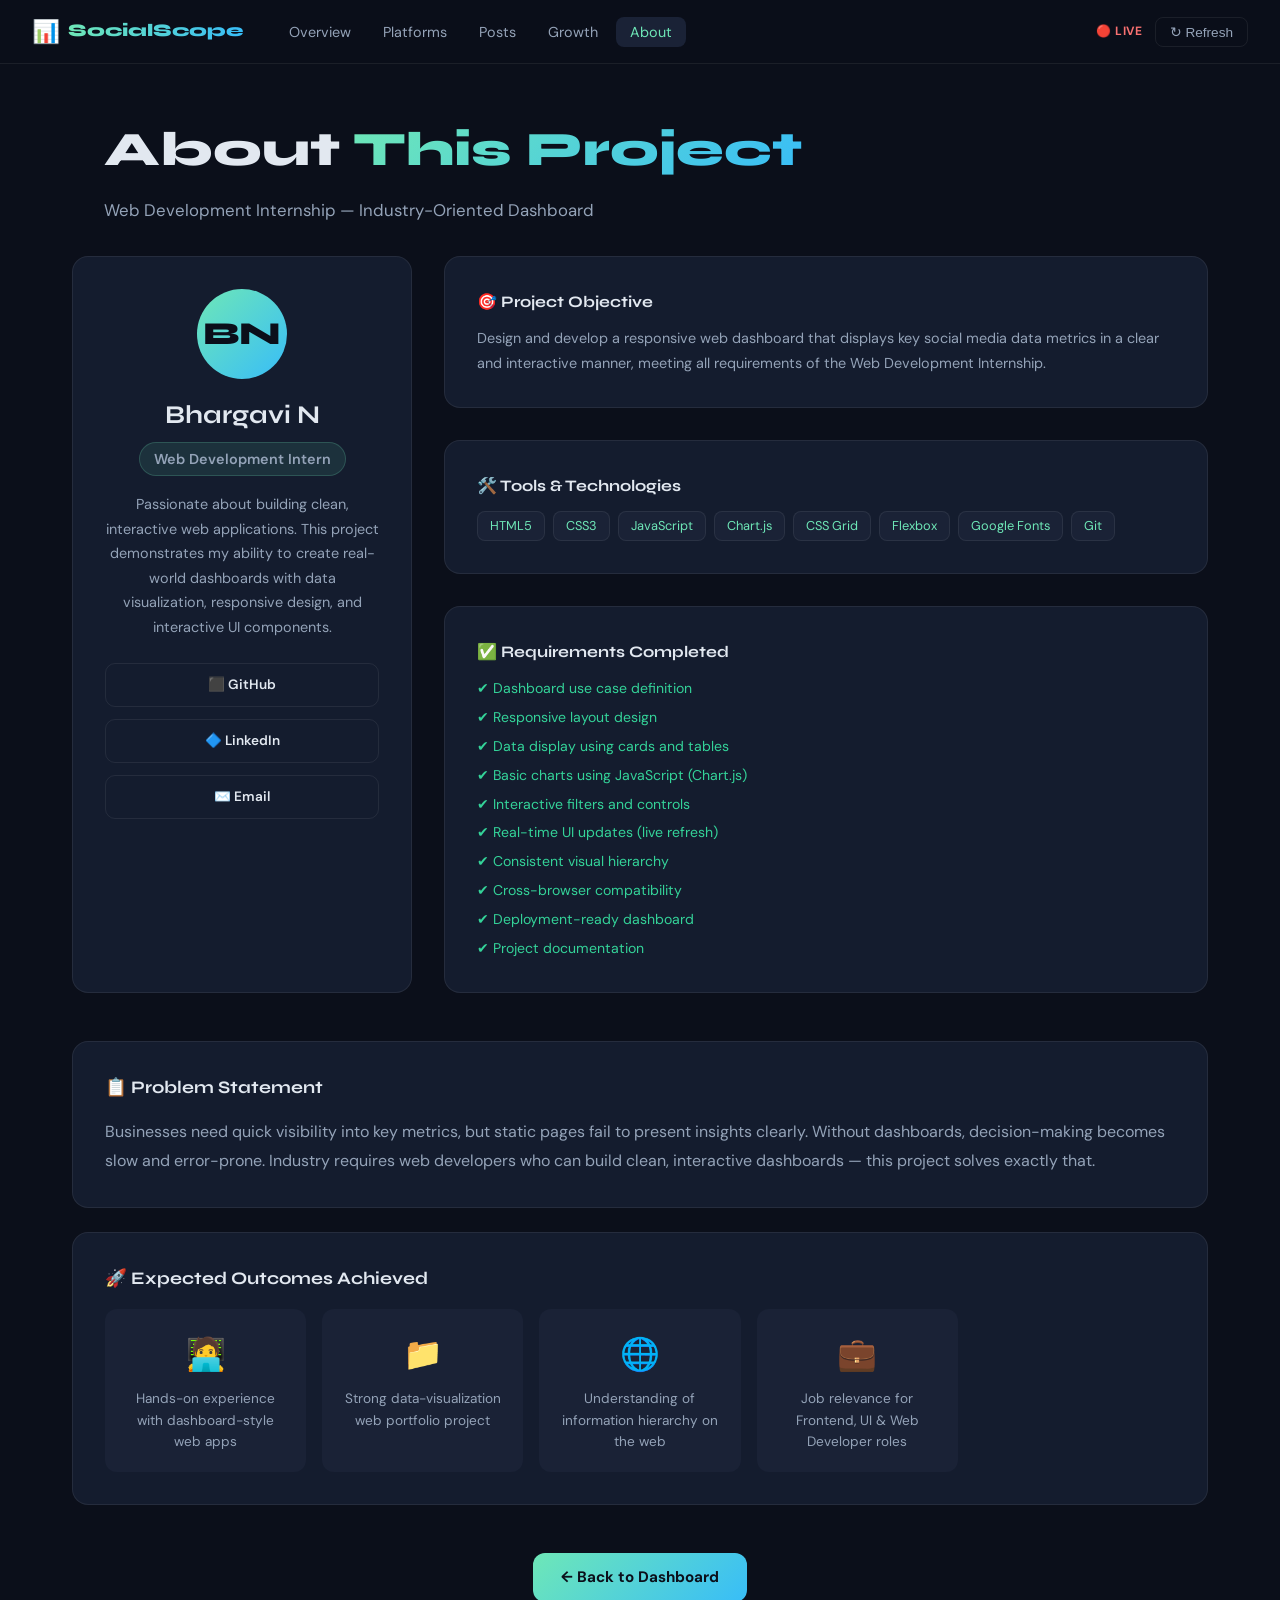
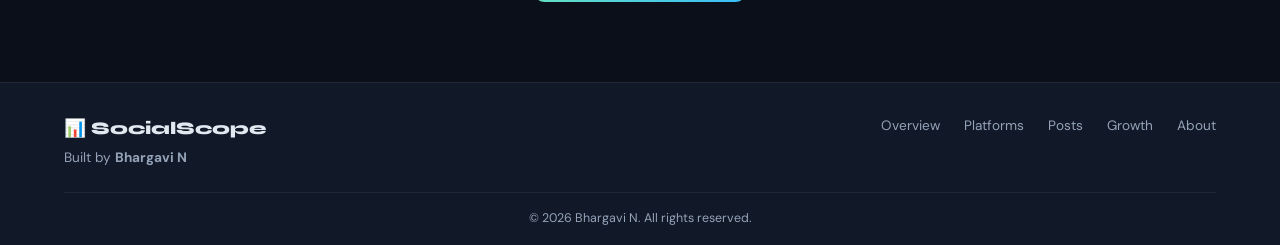
<file: about.html>
<!DOCTYPE html>
<html lang="en">
<head>
  <meta charset="UTF-8"/>
  <meta name="viewport" content="width=device-width, initial-scale=1.0"/>
  <title>About | SocialScope – Bhargavi N</title>
  <link rel="stylesheet" href="style.css"/>
  <link href="https://fonts.googleapis.com/css2?family=Syne:wght@400;600;700;800&family=DM+Sans:wght@300;400;500&display=swap" rel="stylesheet"/>
</head>
<body>

<nav class="navbar">
  <div class="nav-brand">
    <a href="index.html" style="text-decoration:none;display:flex;align-items:center;gap:8px;color:inherit;">
      <span class="brand-icon">📊</span>
      <span class="brand-name">SocialScope</span>
    </a>
  </div>
  <ul class="nav-links">
    <li><a href="index.html" class="nav-link">Overview</a></li>
    <li><a href="platforms.html" class="nav-link">Platforms</a></li>
    <li><a href="posts.html" class="nav-link">Posts</a></li>
    <li><a href="growth.html" class="nav-link">Growth</a></li>
    <li><a href="about.html" class="nav-link active">About</a></li>
  </ul>
  <div class="nav-right">
    <span class="live-badge">🔴 LIVE</span>
    <button class="btn-refresh" onclick="refreshData()">↻ Refresh</button>
    <button class="hamburger" onclick="toggleMenu()">☰</button>
  </div>
</nav>
<div class="mobile-menu" id="mobileMenu">
  <a href="index.html" onclick="toggleMenu()">Overview</a>
  <a href="platforms.html" onclick="toggleMenu()">Platforms</a>
  <a href="posts.html" onclick="toggleMenu()">Posts</a>
  <a href="growth.html" onclick="toggleMenu()">Growth</a>
  <a href="about.html" onclick="toggleMenu()">About</a>
</div>

<div class="page-hero">
  <h1>About <span class="accent">This Project</span></h1>
  <p>Web Development Internship — Industry-Oriented Dashboard</p>
</div>

<section class="about-section">

  <div class="about-grid">
    <div class="about-card profile-card">
      <div class="avatar">BN</div>
      <h2>Bhargavi N</h2>
      <p class="role-tag">Web Development Intern</p>
      <p class="about-bio">Passionate about building clean, interactive web applications. This project demonstrates my ability to create real-world dashboards with data visualization, responsive design, and interactive UI components.</p>
      <div class="social-links">
        <a href="https://github.com" target="_blank" class="social-btn github">⬛ GitHub</a>
        <a href="https://linkedin.com" target="_blank" class="social-btn linkedin">🔷 LinkedIn</a>
        <a href="mailto:bhargavi@email.com" class="social-btn email">✉️ Email</a>
      </div>
    </div>

    <div class="about-details">
      <div class="about-card">
        <h3>🎯 Project Objective</h3>
        <p>Design and develop a responsive web dashboard that displays key social media data metrics in a clear and interactive manner, meeting all requirements of the Web Development Internship.</p>
      </div>
      <div class="about-card">
        <h3>🛠️ Tools & Technologies</h3>
        <div class="tech-tags">
          <span class="tech-tag">HTML5</span>
          <span class="tech-tag">CSS3</span>
          <span class="tech-tag">JavaScript</span>
          <span class="tech-tag">Chart.js</span>
          <span class="tech-tag">CSS Grid</span>
          <span class="tech-tag">Flexbox</span>
          <span class="tech-tag">Google Fonts</span>
          <span class="tech-tag">Git</span>
        </div>
      </div>
      <div class="about-card">
        <h3>✅ Requirements Completed</h3>
        <ul class="req-list">
          <li class="done">✔ Dashboard use case definition</li>
          <li class="done">✔ Responsive layout design</li>
          <li class="done">✔ Data display using cards and tables</li>
          <li class="done">✔ Basic charts using JavaScript (Chart.js)</li>
          <li class="done">✔ Interactive filters and controls</li>
          <li class="done">✔ Real-time UI updates (live refresh)</li>
          <li class="done">✔ Consistent visual hierarchy</li>
          <li class="done">✔ Cross-browser compatibility</li>
          <li class="done">✔ Deployment-ready dashboard</li>
          <li class="done">✔ Project documentation</li>
        </ul>
      </div>
    </div>
  </div>

  <div class="problem-statement">
    <h3>📋 Problem Statement</h3>
    <p>Businesses need quick visibility into key metrics, but static pages fail to present insights clearly. Without dashboards, decision-making becomes slow and error-prone. Industry requires web developers who can build clean, interactive dashboards — this project solves exactly that.</p>
  </div>

  <div class="expected-outcome">
    <h3>🚀 Expected Outcomes Achieved</h3>
    <div class="outcome-grid">
      <div class="outcome-card">
        <span>🧑‍💻</span>
        <p>Hands-on experience with dashboard-style web apps</p>
      </div>
      <div class="outcome-card">
        <span>📁</span>
        <p>Strong data-visualization web portfolio project</p>
      </div>
      <div class="outcome-card">
        <span>🌐</span>
        <p>Understanding of information hierarchy on the web</p>
      </div>
      <div class="outcome-card">
        <span>💼</span>
        <p>Job relevance for Frontend, UI & Web Developer roles</p>
      </div>
    </div>
  </div>

  <div style="text-align:center;margin-top:3rem;">
    <a href="index.html" class="btn-primary">← Back to Dashboard</a>
  </div>

</section>

<footer class="footer">
  <div class="footer-inner">
    <div>
      <p class="footer-brand">📊 SocialScope</p>
      <p class="footer-sub">Built by <strong>Bhargavi N</strong></p>
    </div>
    <div class="footer-links">
      <a href="index.html">Overview</a>
      <a href="platforms.html">Platforms</a>
      <a href="posts.html">Posts</a>
      <a href="growth.html">Growth</a>
      <a href="about.html">About</a>
    </div>
  </div>
  <p class="footer-copy">© 2026 Bhargavi N. All rights reserved.</p>
</footer>

<script src="main.js"></script>
</body>
</html>
</file>
<file: style.css>
/* ===== RESET & BASE ===== */
*, *::before, *::after { margin:0; padding:0; box-sizing:border-box; }
:root {
  --bg: #0b0f1a;
  --bg2: #111827;
  --bg3: #1a2236;
  --card: #141c2e;
  --accent: #6ee7b7;
  --accent2: #38bdf8;
  --pink: #f472b6;
  --text: #e2e8f0;
  --muted: #94a3b8;
  --border: rgba(255,255,255,0.07);
  --insta: #c13584;
  --yt: #ff0000;
  --tw: #1da1f2;
  --radius: 16px;
  --shadow: 0 4px 32px rgba(0,0,0,0.4);
}
body { font-family:'DM Sans',sans-serif; background:var(--bg); color:var(--text); line-height:1.6; min-height:100vh; }
a { color:inherit; text-decoration:none; }
h1,h2,h3 { font-family:'Syne',sans-serif; }

/* ===== SCROLLBAR ===== */
::-webkit-scrollbar { width:6px; } ::-webkit-scrollbar-track { background:var(--bg2); } ::-webkit-scrollbar-thumb { background:var(--accent); border-radius:3px; }

/* ===== NAVBAR ===== */
.navbar {
  position:sticky; top:0; z-index:100;
  display:flex; align-items:center; gap:1rem;
  background:rgba(11,15,26,0.92); backdrop-filter:blur(16px);
  border-bottom:1px solid var(--border);
  padding:0 2rem; height:64px;
}
.nav-brand { display:flex; align-items:center; gap:8px; margin-right:1rem; }
.brand-icon { font-size:1.4rem; }
.brand-name { font-family:'Syne',sans-serif; font-weight:800; font-size:1.1rem; background:linear-gradient(90deg,var(--accent),var(--accent2)); -webkit-background-clip:text; -webkit-text-fill-color:transparent; }
.nav-links { display:flex; list-style:none; gap:0.25rem; flex:1; }
.nav-link { padding:6px 14px; border-radius:8px; font-size:0.9rem; color:var(--muted); transition:all 0.2s; }
.nav-link:hover, .nav-link.active { background:var(--bg3); color:var(--text); }
.nav-link.active { color:var(--accent); }
.nav-right { display:flex; align-items:center; gap:0.75rem; margin-left:auto; }
.live-badge { font-size:0.75rem; font-weight:700; letter-spacing:0.05em; color:#f87171; animation:pulse 1.5s infinite; }
@keyframes pulse { 0%,100%{opacity:1} 50%{opacity:0.5} }
.btn-refresh { background:transparent; border:1px solid var(--border); color:var(--muted); padding:6px 14px; border-radius:8px; cursor:pointer; font-size:0.85rem; transition:all 0.2s; }
.btn-refresh:hover { border-color:var(--accent); color:var(--accent); }
.hamburger { display:none; background:none; border:none; color:var(--text); font-size:1.4rem; cursor:pointer; }

/* MOBILE MENU */
.mobile-menu { display:none; flex-direction:column; background:var(--bg2); border-bottom:1px solid var(--border); padding:1rem 2rem; gap:0.5rem; }
.mobile-menu a { padding:10px 0; border-bottom:1px solid var(--border); color:var(--muted); }
.mobile-menu a:hover { color:var(--accent); }
.mobile-menu.open { display:flex; }

@media(max-width:768px){
  .nav-links { display:none; }
  .hamburger { display:block; }
  .navbar { padding:0 1rem; }
}

/* ===== BUTTONS ===== */
.btn-primary {
  display:inline-block; padding:12px 28px; border-radius:12px;
  background:linear-gradient(135deg,var(--accent),var(--accent2));
  color:#0b0f1a; font-weight:700; font-size:0.95rem;
  transition:transform 0.2s,box-shadow 0.2s; cursor:pointer;
}
.btn-primary:hover { transform:translateY(-2px); box-shadow:0 8px 24px rgba(110,231,183,0.3); }
.btn-primary.small { padding:8px 16px; font-size:0.82rem; border-radius:8px; }
.btn-outline {
  display:inline-block; padding:12px 28px; border-radius:12px;
  border:1.5px solid var(--border); color:var(--text); font-weight:500;
  transition:all 0.2s; cursor:pointer;
}
.btn-outline:hover { border-color:var(--accent); color:var(--accent); }
.btn-outline.small { padding:8px 16px; font-size:0.82rem; border-radius:8px; }

/* ===== HERO ===== */
.hero {
  display:grid; grid-template-columns:1fr 1fr; gap:3rem; align-items:center;
  padding:5rem 4rem 4rem; max-width:1200px; margin:0 auto;
}
.hero-sub { font-size:0.85rem; font-weight:600; letter-spacing:0.1em; text-transform:uppercase; color:var(--accent); margin-bottom:1rem; }
.hero-title { font-size:clamp(2.5rem,5vw,4rem); font-weight:800; line-height:1.1; margin-bottom:1.2rem; }
.accent { background:linear-gradient(135deg,var(--accent),var(--accent2)); -webkit-background-clip:text; -webkit-text-fill-color:transparent; }
.hero-desc { color:var(--muted); font-size:1.05rem; max-width:480px; margin-bottom:2rem; }
.hero-actions { display:flex; gap:1rem; flex-wrap:wrap; }
.hero-visual { position:relative; display:flex; flex-direction:column; gap:1rem; }
.floating-card {
  background:var(--card); border:1px solid var(--border); border-radius:16px;
  padding:1.2rem 1.5rem; display:flex; align-items:center; gap:1rem;
  box-shadow:var(--shadow); animation:float 3s ease-in-out infinite;
}
.fc1 { animation-delay:0s; } .fc2 { animation-delay:0.5s; } .fc3 { animation-delay:1s; }
@keyframes float { 0%,100%{transform:translateY(0)} 50%{transform:translateY(-8px)} }
.floating-card span { font-size:2rem; }
.fc-label { font-size:0.78rem; color:var(--muted); }
.fc-val { font-family:'Syne',sans-serif; font-size:1.4rem; font-weight:800; color:var(--accent); }

@media(max-width:768px){
  .hero { grid-template-columns:1fr; padding:3rem 1.5rem 2rem; }
  .hero-visual { display:none; }
}

/* ===== FILTER BAR ===== */
.filter-section { max-width:1200px; margin:0 auto; padding:0 2rem 2rem; }
.filter-bar {
  display:flex; align-items:center; flex-wrap:wrap; gap:0.75rem;
  background:var(--card); border:1px solid var(--border); border-radius:12px; padding:1rem 1.5rem;
}
.filter-label { font-size:0.85rem; color:var(--muted); font-weight:500; }
.filter-btn {
  padding:6px 16px; border-radius:8px; border:1.5px solid var(--border);
  background:transparent; color:var(--muted); cursor:pointer; font-size:0.85rem;
  transition:all 0.2s; font-family:'DM Sans',sans-serif;
}
.filter-btn:hover { border-color:var(--accent); color:var(--accent); }
.filter-btn.active { background:var(--accent); border-color:var(--accent); color:#0b0f1a; font-weight:700; }
.filter-btn.insta.active { background:var(--insta); border-color:var(--insta); color:#fff; }
.filter-btn.youtube.active { background:var(--yt); border-color:var(--yt); color:#fff; }
.filter-btn.twitter.active { background:var(--tw); border-color:var(--tw); color:#fff; }
.filter-btn.small { padding:4px 12px; font-size:0.78rem; }
.period-select {
  padding:6px 12px; border-radius:8px; background:var(--bg3); border:1.5px solid var(--border);
  color:var(--text); font-size:0.85rem; cursor:pointer; font-family:'DM Sans',sans-serif;
}

/* ===== KPI CARDS ===== */
.kpi-section { max-width:1200px; margin:0 auto; padding:0 2rem 2rem; }
.kpi-grid { display:grid; grid-template-columns:repeat(auto-fill,minmax(240px,1fr)); gap:1rem; }
.kpi-card {
  background:var(--card); border:1px solid var(--border); border-radius:var(--radius);
  padding:1.5rem; display:flex; align-items:center; gap:1rem;
  transition:transform 0.2s,border-color 0.2s; cursor:default;
}
.kpi-card:hover { transform:translateY(-3px); border-color:rgba(110,231,183,0.3); }
.kpi-card.hidden { display:none; }
.kpi-icon { width:52px; height:52px; border-radius:12px; display:flex; align-items:center; justify-content:center; font-size:1.5rem; flex-shrink:0; }
.kpi-label { font-size:0.8rem; color:var(--muted); margin-bottom:4px; }
.kpi-value { font-family:'Syne',sans-serif; font-weight:800; font-size:1.5rem; color:var(--text); }
.kpi-change { font-size:0.78rem; margin-top:4px; }
.kpi-change.positive { color:#34d399; }
.kpi-change.negative { color:#f87171; }

/* ===== CHARTS ===== */
.charts-section { max-width:1200px; margin:0 auto; padding:0 2rem 2rem; }
.charts-grid { display:grid; grid-template-columns:2fr 1fr; gap:1rem; }
@media(max-width:900px){ .charts-grid { grid-template-columns:1fr; } }
.chart-card {
  background:var(--card); border:1px solid var(--border); border-radius:var(--radius);
  padding:1.5rem;
}
.chart-card.wide { grid-column:1/-1; }
.chart-header { display:flex; align-items:center; justify-content:space-between; margin-bottom:1.2rem; flex-wrap:wrap; gap:0.5rem; }
.chart-header h3 { font-family:'Syne',sans-serif; font-size:1rem; font-weight:700; }
.chart-link { font-size:0.82rem; color:var(--accent); }
.chart-link:hover { text-decoration:underline; }

/* ===== POSTS PREVIEW ===== */
.posts-preview { max-width:1200px; margin:0 auto; padding:0 2rem 3rem; }
.section-header { display:flex; align-items:center; justify-content:space-between; margin-bottom:1rem; }
.section-header h2 { font-size:1.3rem; }
.posts-table-wrap { overflow-x:auto; border-radius:var(--radius); border:1px solid var(--border); }
.posts-table { width:100%; border-collapse:collapse; font-size:0.9rem; }
.posts-table thead { background:var(--bg3); }
.posts-table th { padding:12px 16px; text-align:left; color:var(--muted); font-weight:600; font-size:0.8rem; letter-spacing:0.04em; text-transform:uppercase; white-space:nowrap; }
.posts-table td { padding:12px 16px; border-top:1px solid var(--border); }
.posts-table tbody tr:hover { background:var(--bg3); }
.plat-badge { display:inline-block; padding:3px 10px; border-radius:20px; font-size:0.78rem; font-weight:600; white-space:nowrap; }
.plat-badge.insta { background:rgba(193,53,132,0.15); color:#f472b6; }
.plat-badge.yt   { background:rgba(255,0,0,0.12); color:#f87171; }
.plat-badge.tw   { background:rgba(29,161,242,0.12); color:#7dd3fc; }

/* ===== PAGE HERO (inner pages) ===== */
.page-hero { padding:3rem 4rem 2rem; max-width:1200px; margin:0 auto; }
.page-hero h1 { font-size:clamp(2rem,4vw,3rem); font-weight:800; margin-bottom:0.5rem; }
.page-hero p { color:var(--muted); font-size:1.05rem; }
@media(max-width:768px){ .page-hero { padding:2rem 1.5rem 1rem; } }

/* ===== PLATFORMS ===== */
.platform-section { max-width:1200px; margin:0 auto; padding:0 2rem 3rem; display:flex; flex-direction:column; gap:2rem; }
.platform-block { background:var(--card); border:1px solid var(--border); border-radius:var(--radius); padding:2rem; }
.insta-block { border-left:4px solid var(--insta); }
.yt-block   { border-left:4px solid var(--yt); }
.tw-block   { border-left:4px solid var(--tw); }
.platform-header { display:flex; align-items:center; justify-content:space-between; margin-bottom:1.5rem; }
.plat-title { display:flex; align-items:center; gap:1rem; }
.plat-icon { font-size:2.5rem; }
.plat-title h2 { font-family:'Syne',sans-serif; font-size:1.4rem; font-weight:800; }
.plat-title p { color:var(--muted); font-size:0.85rem; }
.plat-kpis { display:grid; grid-template-columns:repeat(4,1fr); gap:1rem; margin-bottom:1.5rem; }
@media(max-width:600px){ .plat-kpis { grid-template-columns:repeat(2,1fr); } }
.plat-kpi { text-align:center; background:var(--bg3); border-radius:12px; padding:1rem; }
.pk-val { font-family:'Syne',sans-serif; font-size:1.4rem; font-weight:800; color:var(--accent); }
.pk-label { font-size:0.78rem; color:var(--muted); margin-top:4px; }

/* ===== POSTS FULL ===== */
.posts-controls { max-width:1200px; margin:0 auto; padding:0 2rem 1.5rem; }
.posts-full { max-width:1200px; margin:0 auto; padding:0 2rem 3rem; }

/* ===== GROWTH ===== */
.growth-section { max-width:1200px; margin:0 auto; padding:0 2rem 3rem; }

/* ===== ABOUT ===== */
.about-section { max-width:1200px; margin:0 auto; padding:0 2rem 3rem; }
.about-grid { display:grid; grid-template-columns:340px 1fr; gap:2rem; margin-bottom:2rem; }
@media(max-width:900px){ .about-grid { grid-template-columns:1fr; } }
.about-card { background:var(--card); border:1px solid var(--border); border-radius:var(--radius); padding:2rem; margin-bottom:1rem; }
.profile-card { text-align:center; }
.avatar { width:90px; height:90px; border-radius:50%; background:linear-gradient(135deg,var(--accent),var(--accent2)); display:flex; align-items:center; justify-content:center; font-family:'Syne',sans-serif; font-size:2rem; font-weight:800; color:#0b0f1a; margin:0 auto 1rem; }
.profile-card h2 { font-size:1.6rem; margin-bottom:0.4rem; }
.role-tag { display:inline-block; background:rgba(110,231,183,0.1); color:var(--accent); border:1px solid rgba(110,231,183,0.2); border-radius:20px; padding:4px 14px; font-size:0.82rem; font-weight:600; margin-bottom:1rem; }
.about-bio { color:var(--muted); font-size:0.9rem; line-height:1.7; margin-bottom:1.5rem; }
.social-links { display:flex; flex-direction:column; gap:0.75rem; }
.social-btn { display:block; padding:10px; border-radius:10px; border:1.5px solid var(--border); font-size:0.85rem; font-weight:600; transition:all 0.2s; text-align:center; }
.social-btn.github:hover { border-color:#fff; color:#fff; }
.social-btn.linkedin:hover { border-color:#0a66c2; color:#0a66c2; }
.social-btn.email:hover { border-color:var(--accent); color:var(--accent); }
.about-details { display:flex; flex-direction:column; gap:1rem; }
.about-card h3 { font-family:'Syne',sans-serif; font-size:1rem; font-weight:700; margin-bottom:0.75rem; }
.about-card p { color:var(--muted); font-size:0.9rem; line-height:1.7; }
.tech-tags { display:flex; flex-wrap:wrap; gap:0.5rem; }
.tech-tag { background:var(--bg3); border:1px solid var(--border); border-radius:8px; padding:4px 12px; font-size:0.8rem; color:var(--accent); }
.req-list { list-style:none; display:flex; flex-direction:column; gap:0.4rem; }
.req-list li { font-size:0.88rem; color:var(--muted); }
.req-list li.done { color:#34d399; }
.problem-statement, .expected-outcome { background:var(--card); border:1px solid var(--border); border-radius:var(--radius); padding:2rem; margin-bottom:1.5rem; }
.problem-statement h3, .expected-outcome h3 { font-family:'Syne',sans-serif; font-size:1.1rem; margin-bottom:1rem; }
.problem-statement p { color:var(--muted); line-height:1.8; }
.outcome-grid { display:grid; grid-template-columns:repeat(auto-fill,minmax(200px,1fr)); gap:1rem; }
.outcome-card { background:var(--bg3); border-radius:12px; padding:1.2rem; text-align:center; }
.outcome-card span { font-size:2rem; display:block; margin-bottom:0.5rem; }
.outcome-card p { font-size:0.85rem; color:var(--muted); }

/* ===== FOOTER ===== */
.footer { background:var(--bg2); border-top:1px solid var(--border); padding:2rem 4rem 1rem; margin-top:2rem; }
.footer-inner { display:flex; justify-content:space-between; align-items:flex-start; flex-wrap:wrap; gap:1rem; margin-bottom:1.5rem; }
.footer-brand { font-family:'Syne',sans-serif; font-weight:800; font-size:1.1rem; margin-bottom:4px; }
.footer-sub { color:var(--muted); font-size:0.85rem; }
.footer-links { display:flex; gap:1.5rem; flex-wrap:wrap; }
.footer-links a { color:var(--muted); font-size:0.85rem; transition:color 0.2s; }
.footer-links a:hover { color:var(--accent); }
.footer-copy { color:var(--muted); font-size:0.78rem; text-align:center; border-top:1px solid var(--border); padding-top:1rem; }
@media(max-width:768px){ .footer { padding:2rem 1.5rem 1rem; } .footer-inner { flex-direction:column; } }

/* ===== TOAST NOTIFICATION ===== */
.toast {
  position:fixed; bottom:2rem; right:2rem; background:var(--card); border:1px solid var(--accent);
  border-radius:12px; padding:1rem 1.5rem; font-size:0.9rem; z-index:999;
  transform:translateY(100px); opacity:0; transition:all 0.3s;
  box-shadow:0 8px 32px rgba(0,0,0,0.5);
}
.toast.show { transform:translateY(0); opacity:1; }
</file>
